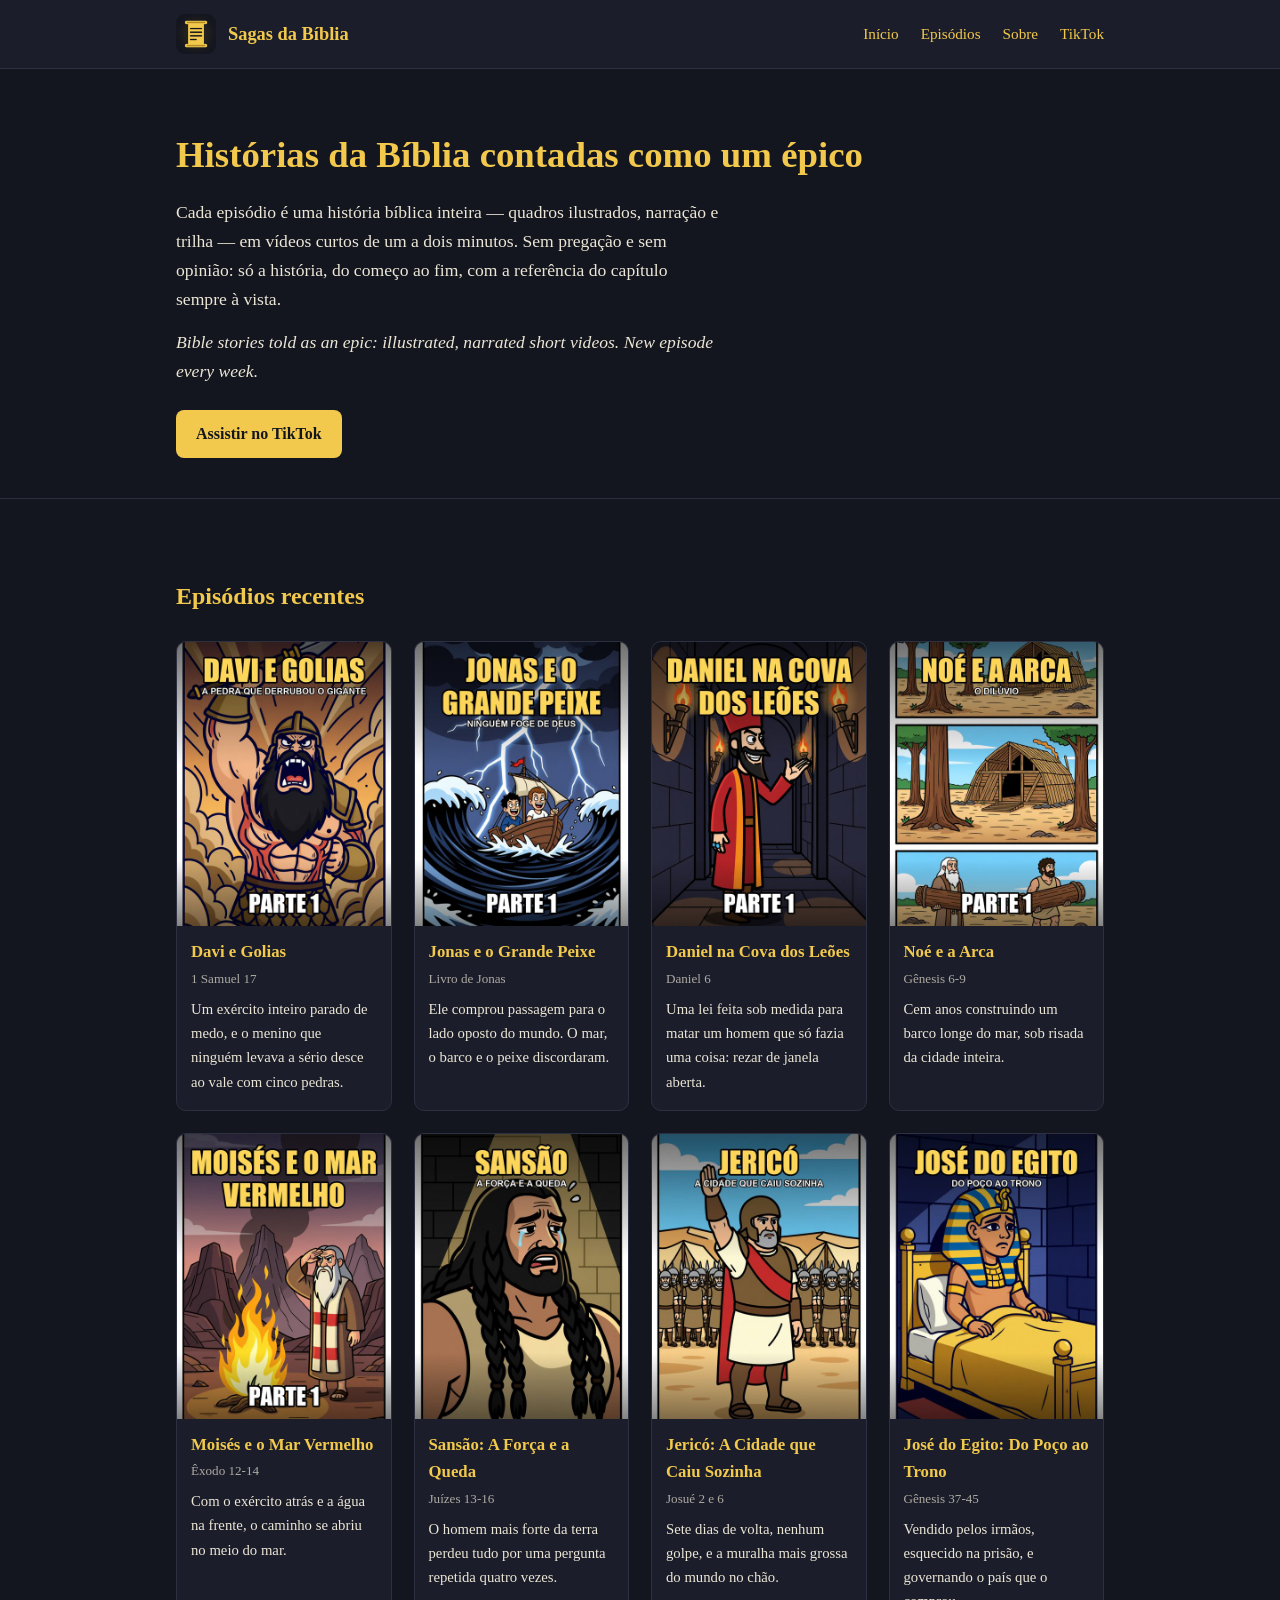
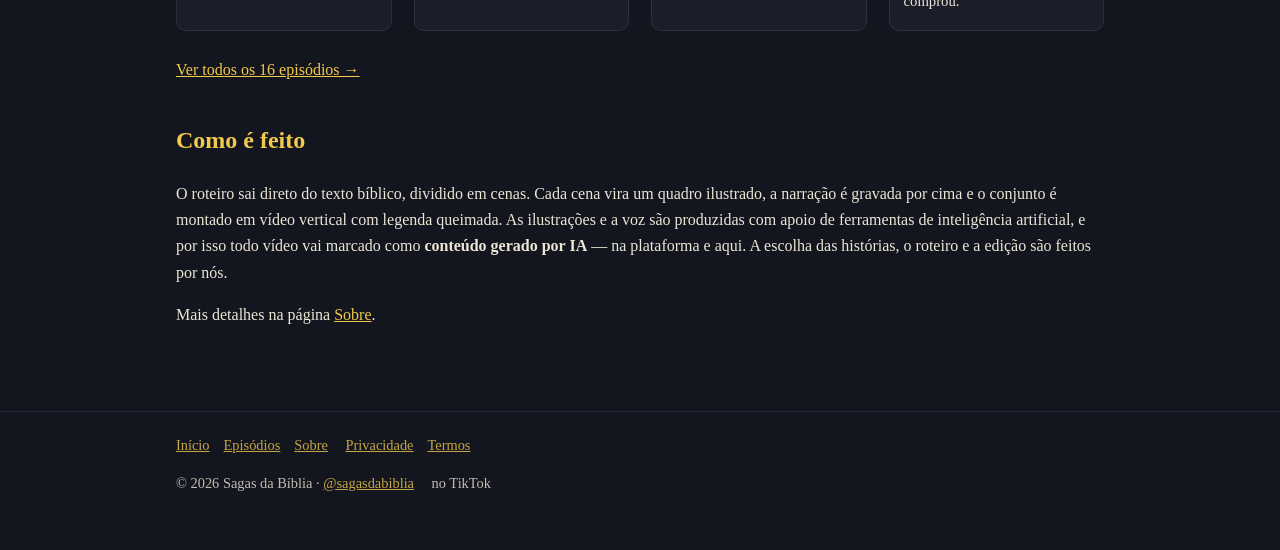
<file: index.html>
<!doctype html><html lang="pt-BR"><head><meta charset="utf-8">
<meta name="viewport" content="width=device-width,initial-scale=1">
<title>Sagas da Bíblia — histórias bíblicas contadas como um épico</title>
<meta name="description" content="Histórias da Bíblia em vídeos curtos ilustrados e narrados, publicados no TikTok @sagasdabiblia.">
<link rel="icon" href="favicon.ico" sizes="any">
<link rel="icon" type="image/png" href="icone.png">
<link rel="apple-touch-icon" href="icone-180.png">
<link rel="stylesheet" href="estilo.css"></head><body>
<header class="topo"><div class="env">
<img src="icone.png" alt="Sagas da Bíblia">
<a class="marca" href="index.html">Sagas da Bíblia</a>
<nav>
<a href="index.html">Início</a>
<a href="episodios.html">Episódios</a>
<a href="sobre.html">Sobre</a>
<a href="https://www.tiktok.com/@sagasdabiblia">TikTok</a>
</nav></div></header>
<section class="capa"><div class="env">
<h1>Histórias da Bíblia contadas como um épico</h1>
<p>Cada episódio é uma história bíblica inteira — quadros ilustrados, narração e trilha —
em vídeos curtos de um a dois minutos. Sem pregação e sem opinião: só a história, do começo ao fim,
com a referência do capítulo sempre à vista.</p>
<p><em>Bible stories told as an epic: illustrated, narrated short videos. New episode every week.</em></p>
<a class="botao" href="https://www.tiktok.com/@sagasdabiblia">Assistir no TikTok</a>
</div></section>
<main><div class="env">
<h2>Episódios recentes</h2>
<div class="grade">
<article class="card"><img src="imagens/davi.jpg" alt="Davi e Golias" loading="lazy"><div class="txt"><h3>Davi e Golias</h3><span class="ref">1 Samuel 17</span><p>Um exército inteiro parado de medo, e o menino que ninguém levava a sério desce ao vale com cinco pedras.</p></div></article>
<article class="card"><img src="imagens/jonas.jpg" alt="Jonas e o Grande Peixe" loading="lazy"><div class="txt"><h3>Jonas e o Grande Peixe</h3><span class="ref">Livro de Jonas</span><p>Ele comprou passagem para o lado oposto do mundo. O mar, o barco e o peixe discordaram.</p></div></article>
<article class="card"><img src="imagens/daniel.jpg" alt="Daniel na Cova dos Leões" loading="lazy"><div class="txt"><h3>Daniel na Cova dos Leões</h3><span class="ref">Daniel 6</span><p>Uma lei feita sob medida para matar um homem que só fazia uma coisa: rezar de janela aberta.</p></div></article>
<article class="card"><img src="imagens/noe.jpg" alt="Noé e a Arca" loading="lazy"><div class="txt"><h3>Noé e a Arca</h3><span class="ref">Gênesis 6-9</span><p>Cem anos construindo um barco longe do mar, sob risada da cidade inteira.</p></div></article>
<article class="card"><img src="imagens/moises.jpg" alt="Moisés e o Mar Vermelho" loading="lazy"><div class="txt"><h3>Moisés e o Mar Vermelho</h3><span class="ref">Êxodo 12-14</span><p>Com o exército atrás e a água na frente, o caminho se abriu no meio do mar.</p></div></article>
<article class="card"><img src="imagens/sansao.jpg" alt="Sansão: A Força e a Queda" loading="lazy"><div class="txt"><h3>Sansão: A Força e a Queda</h3><span class="ref">Juízes 13-16</span><p>O homem mais forte da terra perdeu tudo por uma pergunta repetida quatro vezes.</p></div></article>
<article class="card"><img src="imagens/jerico.jpg" alt="Jericó: A Cidade que Caiu Sozinha" loading="lazy"><div class="txt"><h3>Jericó: A Cidade que Caiu Sozinha</h3><span class="ref">Josué 2 e 6</span><p>Sete dias de volta, nenhum golpe, e a muralha mais grossa do mundo no chão.</p></div></article>
<article class="card"><img src="imagens/jose.jpg" alt="José do Egito: Do Poço ao Trono" loading="lazy"><div class="txt"><h3>José do Egito: Do Poço ao Trono</h3><span class="ref">Gênesis 37-45</span><p>Vendido pelos irmãos, esquecido na prisão, e governando o país que o comprou.</p></div></article>
</div>
<p style="margin-top:26px"><a href="episodios.html">Ver todos os 16 episódios →</a></p>

<h2>Como é feito</h2>
<p>O roteiro sai direto do texto bíblico, dividido em cenas. Cada cena vira um quadro ilustrado,
a narração é gravada por cima e o conjunto é montado em vídeo vertical com legenda queimada.
As ilustrações e a voz são produzidas com apoio de ferramentas de inteligência artificial, e por isso
todo vídeo vai marcado como <strong>conteúdo gerado por IA</strong> — na plataforma e aqui.
A escolha das histórias, o roteiro e a edição são feitos por nós.</p>
<p>Mais detalhes na página <a href="sobre.html">Sobre</a>.</p>
</div></main><footer><div class="env">
<a href="index.html">Início</a><a href="episodios.html">Episódios</a><a href="sobre.html">Sobre</a>
<a href="privacidade.html">Privacidade</a><a href="termos.html">Termos</a>
<p>© 2026 Sagas da Bíblia · <a href="https://www.tiktok.com/@sagasdabiblia">@sagasdabiblia</a> no TikTok</p>
</div></footer></body></html>
</file>
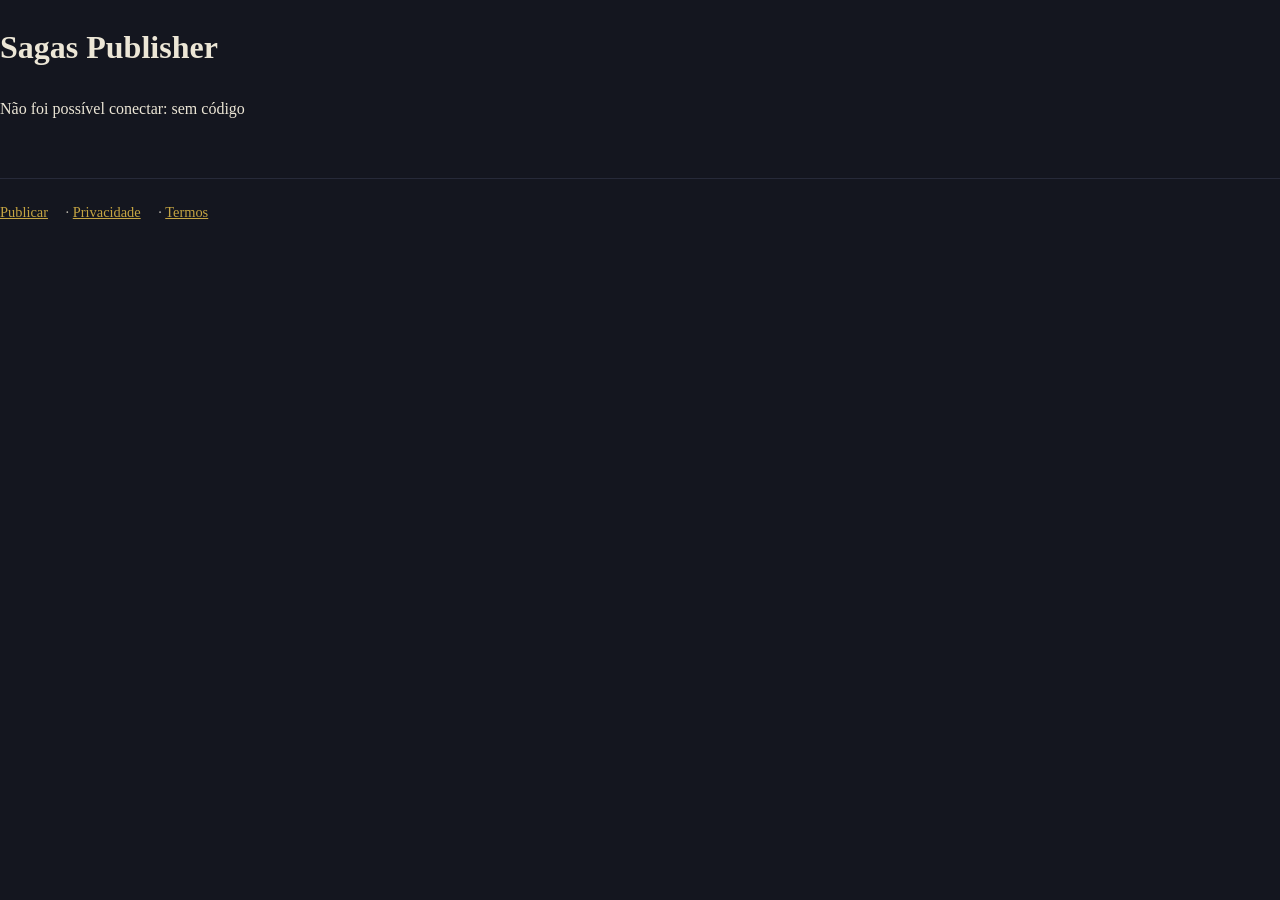
<file: callback.html>
<!doctype html>
<html lang="pt-BR">
<head>
<link rel="icon" href="favicon.ico" sizes="any">
<link rel="icon" type="image/png" href="icone.png">
<link rel="apple-touch-icon" href="icone-180.png">

<meta charset="utf-8">
<meta name="viewport" content="width=device-width,initial-scale=1">
<title>Sagas Publisher — conectando</title>
<link rel="stylesheet" href="estilo.css">
</head>
<body>
<h1>Sagas Publisher</h1>
<p id="msg">Conectando a sua conta...</p>
<footer><a href="publicar.html">Publicar</a> · <a href="privacidade.html">Privacidade</a> · <a href="termos.html">Termos</a></footer>
<script>
const p = new URLSearchParams(location.search);
const msg = document.getElementById("msg");
const st = sessionStorage.getItem("tt_state");
if (!p.get("code")) {
  msg.textContent = "Não foi possível conectar: " + (p.get("error_description") || p.get("error") || "sem código");
} else if (st && p.get("state") !== st) {
  msg.textContent = "Falha de segurança (state diferente). Tente conectar de novo.";
} else {
  fetch("http://127.0.0.1:8765/tiktok/conectar", {method: "POST", headers: {"Content-Type": "application/json"},
    body: JSON.stringify({code: p.get("code")})})
    .then(r => r.json().then(d => ({ok: r.ok, d})))
    .then(({ok, d}) => {
      if (ok) { msg.textContent = "Conta conectada! Abrindo o painel..."; setTimeout(() => location.href = "publicar.html", 1200); }
      else msg.textContent = "Erro ao conectar: " + (d.detail || "");
    })
    .catch(() => msg.textContent = "O Sagas Publisher (worker local) não está ligado neste computador.");
}
</script>
</body>
</html>
</file>
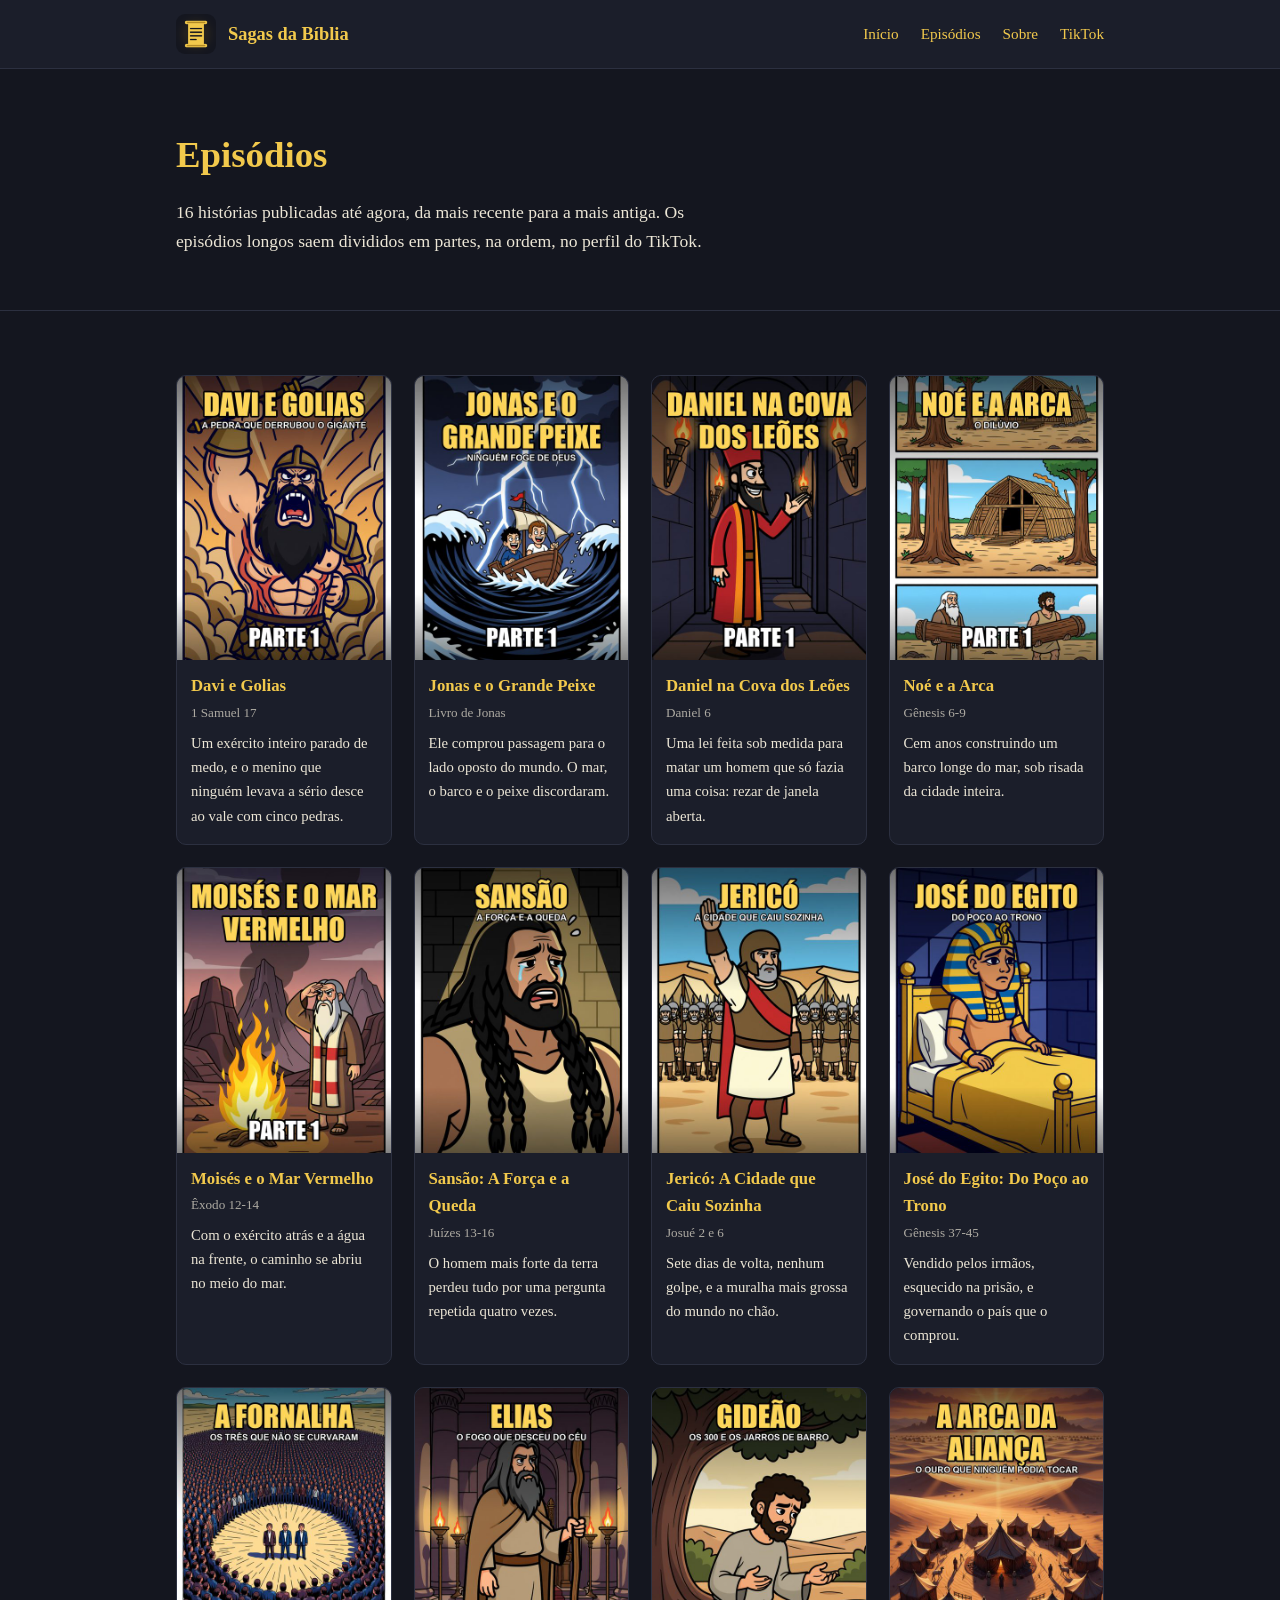
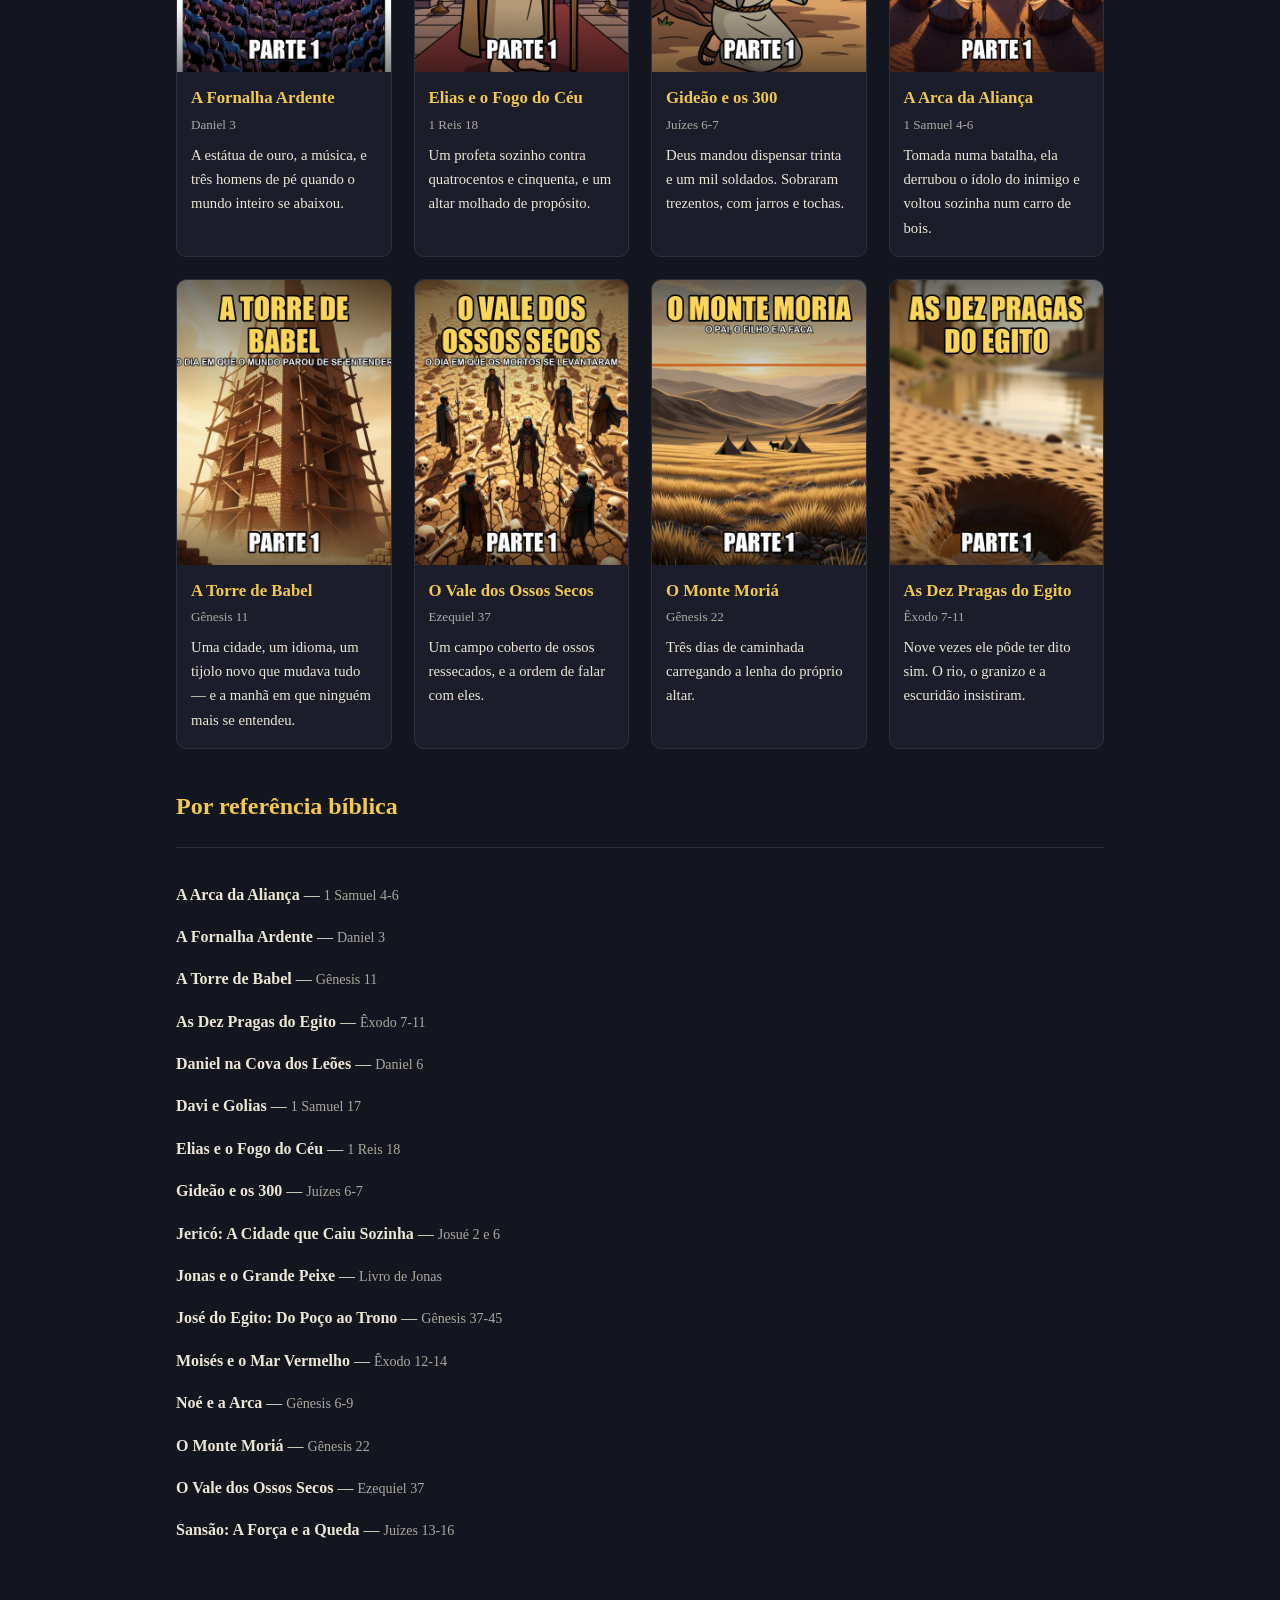
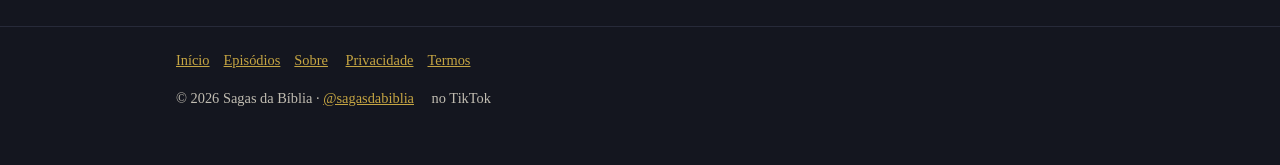
<file: episodios.html>
<!doctype html><html lang="pt-BR"><head><meta charset="utf-8">
<meta name="viewport" content="width=device-width,initial-scale=1">
<title>Episódios — Sagas da Bíblia</title>
<meta name="description" content="Os 16 episódios já publicados, com a referência bíblica de cada um.">
<link rel="icon" href="favicon.ico" sizes="any">
<link rel="icon" type="image/png" href="icone.png">
<link rel="apple-touch-icon" href="icone-180.png">
<link rel="stylesheet" href="estilo.css"></head><body>
<header class="topo"><div class="env">
<img src="icone.png" alt="Sagas da Bíblia">
<a class="marca" href="index.html">Sagas da Bíblia</a>
<nav>
<a href="index.html">Início</a>
<a href="episodios.html">Episódios</a>
<a href="sobre.html">Sobre</a>
<a href="https://www.tiktok.com/@sagasdabiblia">TikTok</a>
</nav></div></header>
<section class="capa"><div class="env">
<h1>Episódios</h1>
<p>16 histórias publicadas até agora, da mais recente para a mais antiga.
Os episódios longos saem divididos em partes, na ordem, no perfil do TikTok.</p>
</div></section>
<main><div class="env">
<div class="grade">
<article class="card"><img src="imagens/davi.jpg" alt="Davi e Golias" loading="lazy"><div class="txt"><h3>Davi e Golias</h3><span class="ref">1 Samuel 17</span><p>Um exército inteiro parado de medo, e o menino que ninguém levava a sério desce ao vale com cinco pedras.</p></div></article>
<article class="card"><img src="imagens/jonas.jpg" alt="Jonas e o Grande Peixe" loading="lazy"><div class="txt"><h3>Jonas e o Grande Peixe</h3><span class="ref">Livro de Jonas</span><p>Ele comprou passagem para o lado oposto do mundo. O mar, o barco e o peixe discordaram.</p></div></article>
<article class="card"><img src="imagens/daniel.jpg" alt="Daniel na Cova dos Leões" loading="lazy"><div class="txt"><h3>Daniel na Cova dos Leões</h3><span class="ref">Daniel 6</span><p>Uma lei feita sob medida para matar um homem que só fazia uma coisa: rezar de janela aberta.</p></div></article>
<article class="card"><img src="imagens/noe.jpg" alt="Noé e a Arca" loading="lazy"><div class="txt"><h3>Noé e a Arca</h3><span class="ref">Gênesis 6-9</span><p>Cem anos construindo um barco longe do mar, sob risada da cidade inteira.</p></div></article>
<article class="card"><img src="imagens/moises.jpg" alt="Moisés e o Mar Vermelho" loading="lazy"><div class="txt"><h3>Moisés e o Mar Vermelho</h3><span class="ref">Êxodo 12-14</span><p>Com o exército atrás e a água na frente, o caminho se abriu no meio do mar.</p></div></article>
<article class="card"><img src="imagens/sansao.jpg" alt="Sansão: A Força e a Queda" loading="lazy"><div class="txt"><h3>Sansão: A Força e a Queda</h3><span class="ref">Juízes 13-16</span><p>O homem mais forte da terra perdeu tudo por uma pergunta repetida quatro vezes.</p></div></article>
<article class="card"><img src="imagens/jerico.jpg" alt="Jericó: A Cidade que Caiu Sozinha" loading="lazy"><div class="txt"><h3>Jericó: A Cidade que Caiu Sozinha</h3><span class="ref">Josué 2 e 6</span><p>Sete dias de volta, nenhum golpe, e a muralha mais grossa do mundo no chão.</p></div></article>
<article class="card"><img src="imagens/jose.jpg" alt="José do Egito: Do Poço ao Trono" loading="lazy"><div class="txt"><h3>José do Egito: Do Poço ao Trono</h3><span class="ref">Gênesis 37-45</span><p>Vendido pelos irmãos, esquecido na prisão, e governando o país que o comprou.</p></div></article>
<article class="card"><img src="imagens/fornalha.jpg" alt="A Fornalha Ardente" loading="lazy"><div class="txt"><h3>A Fornalha Ardente</h3><span class="ref">Daniel 3</span><p>A estátua de ouro, a música, e três homens de pé quando o mundo inteiro se abaixou.</p></div></article>
<article class="card"><img src="imagens/elias.jpg" alt="Elias e o Fogo do Céu" loading="lazy"><div class="txt"><h3>Elias e o Fogo do Céu</h3><span class="ref">1 Reis 18</span><p>Um profeta sozinho contra quatrocentos e cinquenta, e um altar molhado de propósito.</p></div></article>
<article class="card"><img src="imagens/gideao.jpg" alt="Gideão e os 300" loading="lazy"><div class="txt"><h3>Gideão e os 300</h3><span class="ref">Juízes 6-7</span><p>Deus mandou dispensar trinta e um mil soldados. Sobraram trezentos, com jarros e tochas.</p></div></article>
<article class="card"><img src="imagens/arca.jpg" alt="A Arca da Aliança" loading="lazy"><div class="txt"><h3>A Arca da Aliança</h3><span class="ref">1 Samuel 4-6</span><p>Tomada numa batalha, ela derrubou o ídolo do inimigo e voltou sozinha num carro de bois.</p></div></article>
<article class="card"><img src="imagens/babel.jpg" alt="A Torre de Babel" loading="lazy"><div class="txt"><h3>A Torre de Babel</h3><span class="ref">Gênesis 11</span><p>Uma cidade, um idioma, um tijolo novo que mudava tudo — e a manhã em que ninguém mais se entendeu.</p></div></article>
<article class="card"><img src="imagens/ossos.jpg" alt="O Vale dos Ossos Secos" loading="lazy"><div class="txt"><h3>O Vale dos Ossos Secos</h3><span class="ref">Ezequiel 37</span><p>Um campo coberto de ossos ressecados, e a ordem de falar com eles.</p></div></article>
<article class="card"><img src="imagens/moria.jpg" alt="O Monte Moriá" loading="lazy"><div class="txt"><h3>O Monte Moriá</h3><span class="ref">Gênesis 22</span><p>Três dias de caminhada carregando a lenha do próprio altar.</p></div></article>
<article class="card"><img src="imagens/pragas.jpg" alt="As Dez Pragas do Egito" loading="lazy"><div class="txt"><h3>As Dez Pragas do Egito</h3><span class="ref">Êxodo 7-11</span><p>Nove vezes ele pôde ter dito sim. O rio, o granizo e a escuridão insistiram.</p></div></article>
</div>
<h2>Por referência bíblica</h2>
<div class="lista">
<p><strong>A Arca da Aliança</strong> — <span class="ref">1 Samuel 4-6</span></p>
<p><strong>A Fornalha Ardente</strong> — <span class="ref">Daniel 3</span></p>
<p><strong>A Torre de Babel</strong> — <span class="ref">Gênesis 11</span></p>
<p><strong>As Dez Pragas do Egito</strong> — <span class="ref">Êxodo 7-11</span></p>
<p><strong>Daniel na Cova dos Leões</strong> — <span class="ref">Daniel 6</span></p>
<p><strong>Davi e Golias</strong> — <span class="ref">1 Samuel 17</span></p>
<p><strong>Elias e o Fogo do Céu</strong> — <span class="ref">1 Reis 18</span></p>
<p><strong>Gideão e os 300</strong> — <span class="ref">Juízes 6-7</span></p>
<p><strong>Jericó: A Cidade que Caiu Sozinha</strong> — <span class="ref">Josué 2 e 6</span></p>
<p><strong>Jonas e o Grande Peixe</strong> — <span class="ref">Livro de Jonas</span></p>
<p><strong>José do Egito: Do Poço ao Trono</strong> — <span class="ref">Gênesis 37-45</span></p>
<p><strong>Moisés e o Mar Vermelho</strong> — <span class="ref">Êxodo 12-14</span></p>
<p><strong>Noé e a Arca</strong> — <span class="ref">Gênesis 6-9</span></p>
<p><strong>O Monte Moriá</strong> — <span class="ref">Gênesis 22</span></p>
<p><strong>O Vale dos Ossos Secos</strong> — <span class="ref">Ezequiel 37</span></p>
<p><strong>Sansão: A Força e a Queda</strong> — <span class="ref">Juízes 13-16</span></p>
</div></div></main><footer><div class="env">
<a href="index.html">Início</a><a href="episodios.html">Episódios</a><a href="sobre.html">Sobre</a>
<a href="privacidade.html">Privacidade</a><a href="termos.html">Termos</a>
<p>© 2026 Sagas da Bíblia · <a href="https://www.tiktok.com/@sagasdabiblia">@sagasdabiblia</a> no TikTok</p>
</div></footer></body></html>
</file>
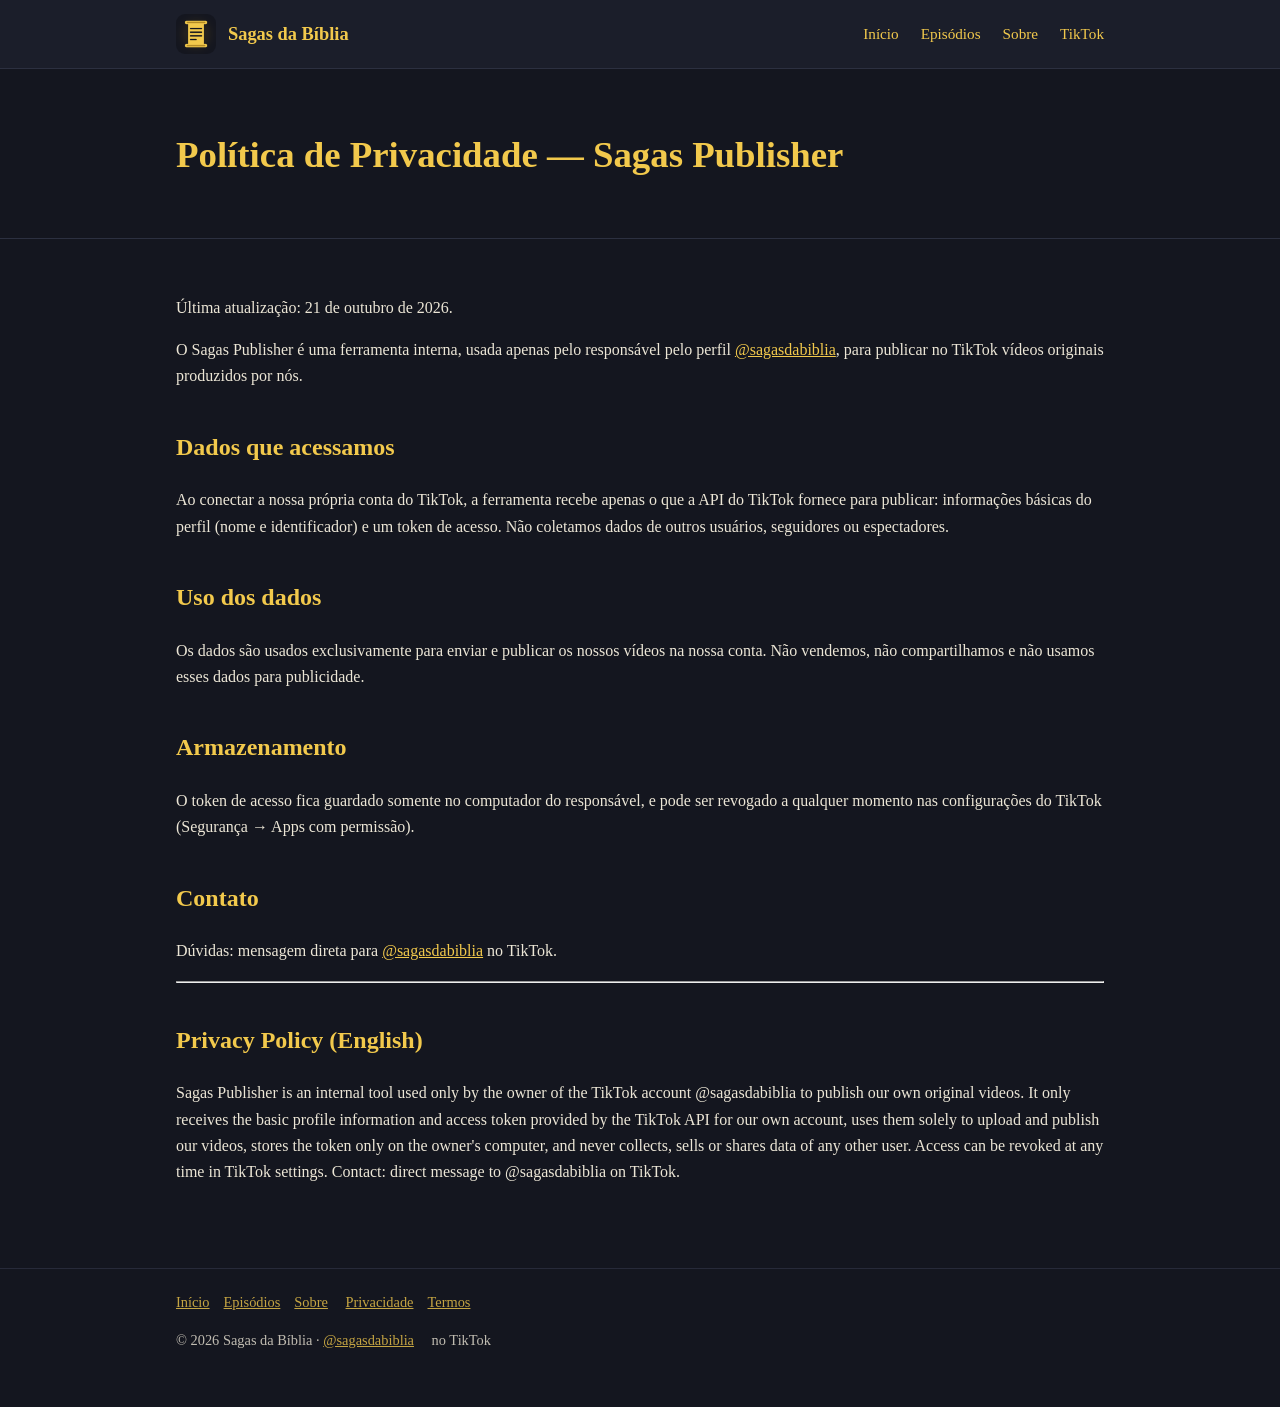
<file: privacidade.html>
<!doctype html><html lang="pt-BR"><head><meta charset="utf-8">
<meta name="viewport" content="width=device-width,initial-scale=1">
<title>Política de Privacidade — Sagas da Bíblia</title>
<meta name="description" content="Política de Privacidade — Sagas da Bíblia">
<link rel="icon" href="favicon.ico" sizes="any">
<link rel="icon" type="image/png" href="icone.png">
<link rel="apple-touch-icon" href="icone-180.png">
<link rel="stylesheet" href="estilo.css"></head><body>
<header class="topo"><div class="env">
<img src="icone.png" alt="Sagas da Bíblia">
<a class="marca" href="index.html">Sagas da Bíblia</a>
<nav>
<a href="index.html">Início</a>
<a href="episodios.html">Episódios</a>
<a href="sobre.html">Sobre</a>
<a href="https://www.tiktok.com/@sagasdabiblia">TikTok</a>
</nav></div></header>
<section class="capa"><div class="env"><h1>Política de Privacidade — Sagas Publisher</h1></div></section>
<main><div class="env">
<p>Última atualização: 21 de outubro de 2026.</p>
<p>O Sagas Publisher é uma ferramenta interna, usada apenas pelo responsável pelo perfil <a href="https://www.tiktok.com/@sagasdabiblia">@sagasdabiblia</a>, para publicar no TikTok vídeos originais produzidos por nós.</p>
<h2>Dados que acessamos</h2>
<p>Ao conectar a nossa própria conta do TikTok, a ferramenta recebe apenas o que a API do TikTok fornece para publicar: informações básicas do perfil (nome e identificador) e um token de acesso. Não coletamos dados de outros usuários, seguidores ou espectadores.</p>
<h2>Uso dos dados</h2>
<p>Os dados são usados exclusivamente para enviar e publicar os nossos vídeos na nossa conta. Não vendemos, não compartilhamos e não usamos esses dados para publicidade.</p>
<h2>Armazenamento</h2>
<p>O token de acesso fica guardado somente no computador do responsável, e pode ser revogado a qualquer momento nas configurações do TikTok (Segurança → Apps com permissão).</p>
<h2>Contato</h2>
<p>Dúvidas: mensagem direta para <a href="https://www.tiktok.com/@sagasdabiblia">@sagasdabiblia</a> no TikTok.</p>
<hr><h2>Privacy Policy (English)</h2>
<p>Sagas Publisher is an internal tool used only by the owner of the TikTok account @sagasdabiblia to publish our own original videos. It only receives the basic profile information and access token provided by the TikTok API for our own account, uses them solely to upload and publish our videos, stores the token only on the owner's computer, and never collects, sells or shares data of any other user. Access can be revoked at any time in TikTok settings. Contact: direct message to @sagasdabiblia on TikTok.</p></div></main><footer><div class="env">
<a href="index.html">Início</a><a href="episodios.html">Episódios</a><a href="sobre.html">Sobre</a>
<a href="privacidade.html">Privacidade</a><a href="termos.html">Termos</a>
<p>© 2026 Sagas da Bíblia · <a href="https://www.tiktok.com/@sagasdabiblia">@sagasdabiblia</a> no TikTok</p>
</div></footer></body></html>
</file>
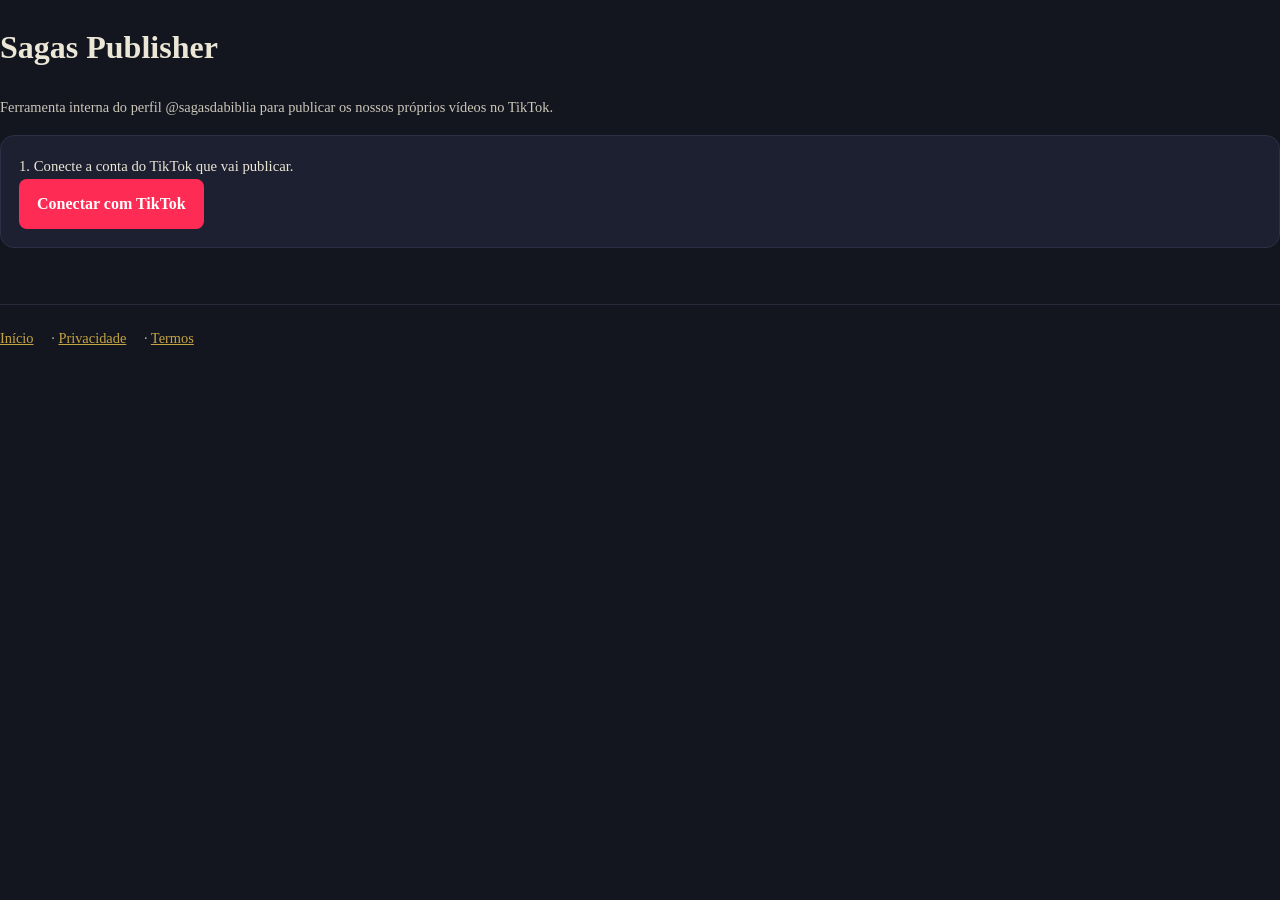
<file: publicar.html>
<!doctype html>
<html lang="pt-BR">
<head>
<link rel="icon" href="favicon.ico" sizes="any">
<link rel="icon" type="image/png" href="icone.png">
<link rel="apple-touch-icon" href="icone-180.png">

<meta charset="utf-8">
<meta name="viewport" content="width=device-width,initial-scale=1">
<title>Sagas Publisher</title>
<link rel="stylesheet" href="estilo.css">
<style>
  .card{background:#1d2030;border:1px solid #2c3046;border-radius:14px;padding:18px;margin:16px 0}
  label{display:block;margin:12px 0 6px;font-weight:bold}
  select,textarea{width:100%;box-sizing:border-box;background:#11131b;color:#ece6d6;border:1px solid #3a3f5c;border-radius:8px;padding:10px;font:inherit}
  textarea{min-height:110px}
  .linha{display:flex;align-items:center;gap:10px;margin:8px 0}
  .linha input{width:18px;height:18px}
  button{background:#fe2c55;color:#fff;border:0;border-radius:8px;padding:12px 18px;font:inherit;font-weight:bold;cursor:pointer}
  button.sec{background:#3a3f5c}
  button:disabled{opacity:.45;cursor:not-allowed}
  #perfil{display:flex;align-items:center;gap:12px}
  #perfil img{width:56px;height:56px;border-radius:50%}
  video{width:100%;max-height:420px;border-radius:10px;background:#000}
  .aviso{font-size:.9em;opacity:.85}
  #status{white-space:pre-wrap}
</style>
</head>
<body>
<h1>Sagas Publisher</h1>
<p class="aviso">Ferramenta interna do perfil @sagasdabiblia para publicar os nossos próprios vídeos no TikTok.</p>

<div class="card" id="conectar">
  <p>1. Conecte a conta do TikTok que vai publicar.</p>
  <button id="btnLogin">Conectar com TikTok</button>
</div>

<div class="card" id="painel" hidden>
  <div id="perfil"><img id="avatar" alt=""><div><strong id="nick"></strong><br><span id="user" class="aviso"></span></div></div>

  <label for="video">2. Vídeo</label>
  <select id="video"></select>
  <video id="previa" controls muted playsinline></video>

  <label for="legenda">Legenda</label>
  <textarea id="legenda" maxlength="2200"></textarea>

  <label for="priv">Quem pode ver este vídeo</label>
  <select id="priv"><option value="" selected disabled>Escolha a privacidade</option></select>

  <label>Permitir que os usuários</label>
  <div class="linha"><input type="checkbox" id="com"><span>Comentem</span></div>
  <div class="linha"><input type="checkbox" id="due"><span>Façam Dueto</span></div>
  <div class="linha"><input type="checkbox" id="cos"><span>Façam Costura (Stitch)</span></div>

  <label>Divulgação de conteúdo</label>
  <div class="linha"><input type="checkbox" id="comercial"><span>Este vídeo promove uma marca, produto ou serviço</span></div>
  <div id="comercialOps" hidden>
    <div class="linha"><input type="checkbox" id="marca"><span>A sua marca (será rotulado "Conteúdo promocional")</span></div>
    <div class="linha"><input type="checkbox" id="parceria"><span>Conteúdo de marca de terceiros (será rotulado "Parceria paga")</span></div>
  </div>
  <div class="linha"><input type="checkbox" id="ia" checked disabled><span>Conteúdo gerado por IA (sempre marcado nos nossos vídeos)</span></div>

  <p class="aviso" id="consent">Ao publicar, você concorda com a <a href="https://www.tiktok.com/legal/page/global/music-usage-confirmation/en" target="_blank">Confirmação de Uso de Música</a> do TikTok.</p>
  <p class="aviso">Depois de publicar, o processamento do vídeo pode levar alguns minutos até aparecer no perfil.</p>
  <button id="btnPost" disabled>Publicar no TikTok</button>
  <button id="btnDraft" class="sec" disabled>Enviar como rascunho</button>
  <p id="status"></p>
</div>

<footer><a href="index.html">Início</a> · <a href="privacidade.html">Privacidade</a> · <a href="termos.html">Termos</a></footer>

<script>
const WORKER = "http://127.0.0.1:8765";
const CLIENT_KEY = "sbawut5qci65iyjgx3";
const REDIRECT = "https://hallanlennonf.github.io/sagasdabiblia/callback.html";
const $ = id => document.getElementById(id);
let criador = null, videos = [];

$("btnLogin").onclick = () => {
  const st = Math.random().toString(36).slice(2);
  sessionStorage.setItem("tt_state", st);
  location.href = "https://www.tiktok.com/v2/auth/authorize/?" + new URLSearchParams({
    client_key: CLIENT_KEY, scope: "user.info.basic,video.upload,video.publish",
    response_type: "code", redirect_uri: REDIRECT, state: st});
};

async function carregar() {
  try {
    criador = await (await fetch(WORKER + "/tiktok/criador")).json();
    if (!criador.creator_username) throw new Error(criador.detail || "não conectado");
  } catch (e) { return; }
  $("conectar").hidden = true; $("painel").hidden = false;
  $("avatar").src = criador.creator_avatar_url || "";
  $("nick").textContent = criador.creator_nickname;
  $("user").textContent = "@" + criador.creator_username + " · vídeos de até " + Math.round(criador.max_video_post_duration_sec / 60) + " min";
  for (const p of criador.privacy_level_options) {
    const nomes = {PUBLIC_TO_EVERYONE: "Todos", MUTUAL_FOLLOW_FRIENDS: "Amigos", FOLLOWER_OF_CREATOR: "Seguidores", SELF_ONLY: "Somente eu"};
    $("priv").add(new Option(nomes[p] || p, p));
  }
  if (criador.comment_disabled) { $("com").disabled = true; }
  if (criador.duet_disabled) { $("due").disabled = true; }
  if (criador.stitch_disabled) { $("cos").disabled = true; }
  videos = await (await fetch(WORKER + "/tiktok/videos")).json();
  for (const v of videos) $("video").add(new Option(v.arquivo.replace(".mp4", ""), v.arquivo));
  escolher();
}

function escolher() {
  const v = videos.find(x => x.arquivo === $("video").value);
  if (!v) return;
  $("previa").src = WORKER + "/tiktok/previa/" + encodeURIComponent(v.arquivo);
  $("legenda").value = v.legenda;
  validar();
}

function validar() {
  const ok = $("priv").value && (!$("comercial").checked || $("marca").checked || $("parceria").checked);
  $("btnPost").disabled = !ok;
  $("btnDraft").disabled = !$("video").value;
  if ($("parceria").checked && $("priv").value === "SELF_ONLY") $("status").textContent = "Conteúdo de marca não pode ser privado.";
}

$("video").onchange = escolher;
for (const id of ["priv", "marca", "parceria"]) $(id).onchange = validar;
$("comercial").onchange = () => { $("comercialOps").hidden = !$("comercial").checked; validar(); };

async function enviar(rascunho) {
  $("btnPost").disabled = $("btnDraft").disabled = true;
  $("status").textContent = rascunho ? "Enviando para os rascunhos do TikTok..." : "Enviando e publicando no TikTok...";
  const r = await fetch(WORKER + "/tiktok/postar", {method: "POST", headers: {"Content-Type": "application/json"},
    body: JSON.stringify({arquivo: $("video").value, legenda: $("legenda").value, privacidade: $("priv").value || "SELF_ONLY",
      comentarios: $("com").checked, dueto: $("due").checked, costura: $("cos").checked,
      comercial_marca_propria: $("marca").checked, comercial_parceria: $("parceria").checked, rascunho})});
  const d = await r.json();
  $("status").textContent = r.ok ? "Pronto: " + (d.status || "") + (d.privacidade ? " (" + d.privacidade + ")" : "") : "Erro: " + (d.detail || r.status);
  validar();
}
$("btnPost").onclick = () => enviar(false);
$("btnDraft").onclick = () => enviar(true);
carregar();
</script>
</body>
</html>
</file>
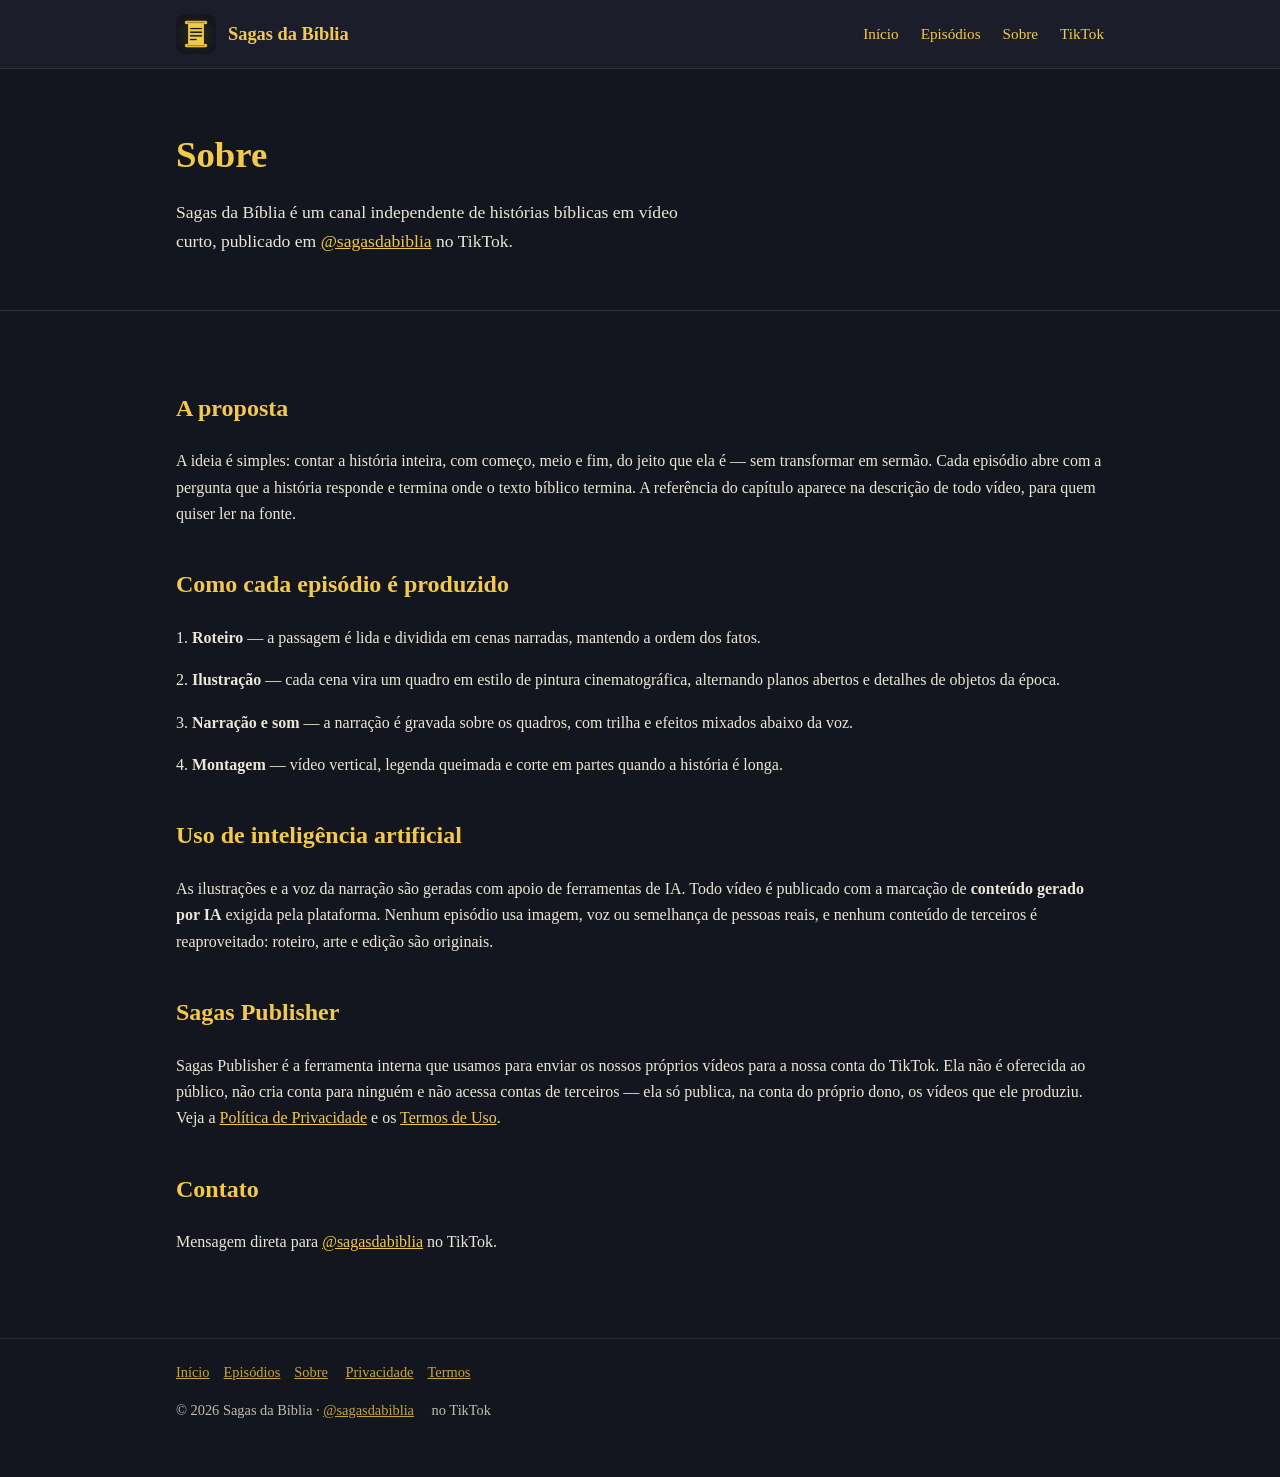
<file: sobre.html>
<!doctype html><html lang="pt-BR"><head><meta charset="utf-8">
<meta name="viewport" content="width=device-width,initial-scale=1">
<title>Sobre — Sagas da Bíblia</title>
<meta name="description" content="O que é o canal Sagas da Bíblia, como os episódios são produzidos e o aviso de uso de IA.">
<link rel="icon" href="favicon.ico" sizes="any">
<link rel="icon" type="image/png" href="icone.png">
<link rel="apple-touch-icon" href="icone-180.png">
<link rel="stylesheet" href="estilo.css"></head><body>
<header class="topo"><div class="env">
<img src="icone.png" alt="Sagas da Bíblia">
<a class="marca" href="index.html">Sagas da Bíblia</a>
<nav>
<a href="index.html">Início</a>
<a href="episodios.html">Episódios</a>
<a href="sobre.html">Sobre</a>
<a href="https://www.tiktok.com/@sagasdabiblia">TikTok</a>
</nav></div></header>
<section class="capa"><div class="env">
<h1>Sobre</h1>
<p>Sagas da Bíblia é um canal independente de histórias bíblicas em vídeo curto,
publicado em <a href="https://www.tiktok.com/@sagasdabiblia">@sagasdabiblia</a> no TikTok.</p>
</div></section>
<main><div class="env">
<h2>A proposta</h2>
<p>A ideia é simples: contar a história inteira, com começo, meio e fim, do jeito que ela é —
sem transformar em sermão. Cada episódio abre com a pergunta que a história responde e termina
onde o texto bíblico termina. A referência do capítulo aparece na descrição de todo vídeo,
para quem quiser ler na fonte.</p>

<h2>Como cada episódio é produzido</h2>
<p>1. <strong>Roteiro</strong> — a passagem é lida e dividida em cenas narradas, mantendo a ordem dos fatos.</p>
<p>2. <strong>Ilustração</strong> — cada cena vira um quadro em estilo de pintura cinematográfica,
alternando planos abertos e detalhes de objetos da época.</p>
<p>3. <strong>Narração e som</strong> — a narração é gravada sobre os quadros, com trilha e efeitos
mixados abaixo da voz.</p>
<p>4. <strong>Montagem</strong> — vídeo vertical, legenda queimada e corte em partes quando a história é longa.</p>

<h2>Uso de inteligência artificial</h2>
<p>As ilustrações e a voz da narração são geradas com apoio de ferramentas de IA. Todo vídeo é
publicado com a marcação de <strong>conteúdo gerado por IA</strong> exigida pela plataforma.
Nenhum episódio usa imagem, voz ou semelhança de pessoas reais, e nenhum conteúdo de terceiros
é reaproveitado: roteiro, arte e edição são originais.</p>

<h2>Sagas Publisher</h2>
<p>Sagas Publisher é a ferramenta interna que usamos para enviar os nossos próprios vídeos
para a nossa conta do TikTok. Ela não é oferecida ao público, não cria conta para ninguém e não
acessa contas de terceiros — ela só publica, na conta do próprio dono, os vídeos que ele produziu.
Veja a <a href="privacidade.html">Política de Privacidade</a> e os <a href="termos.html">Termos de Uso</a>.</p>

<h2>Contato</h2>
<p>Mensagem direta para <a href="https://www.tiktok.com/@sagasdabiblia">@sagasdabiblia</a> no TikTok.</p>
</div></main><footer><div class="env">
<a href="index.html">Início</a><a href="episodios.html">Episódios</a><a href="sobre.html">Sobre</a>
<a href="privacidade.html">Privacidade</a><a href="termos.html">Termos</a>
<p>© 2026 Sagas da Bíblia · <a href="https://www.tiktok.com/@sagasdabiblia">@sagasdabiblia</a> no TikTok</p>
</div></footer></body></html>
</file>
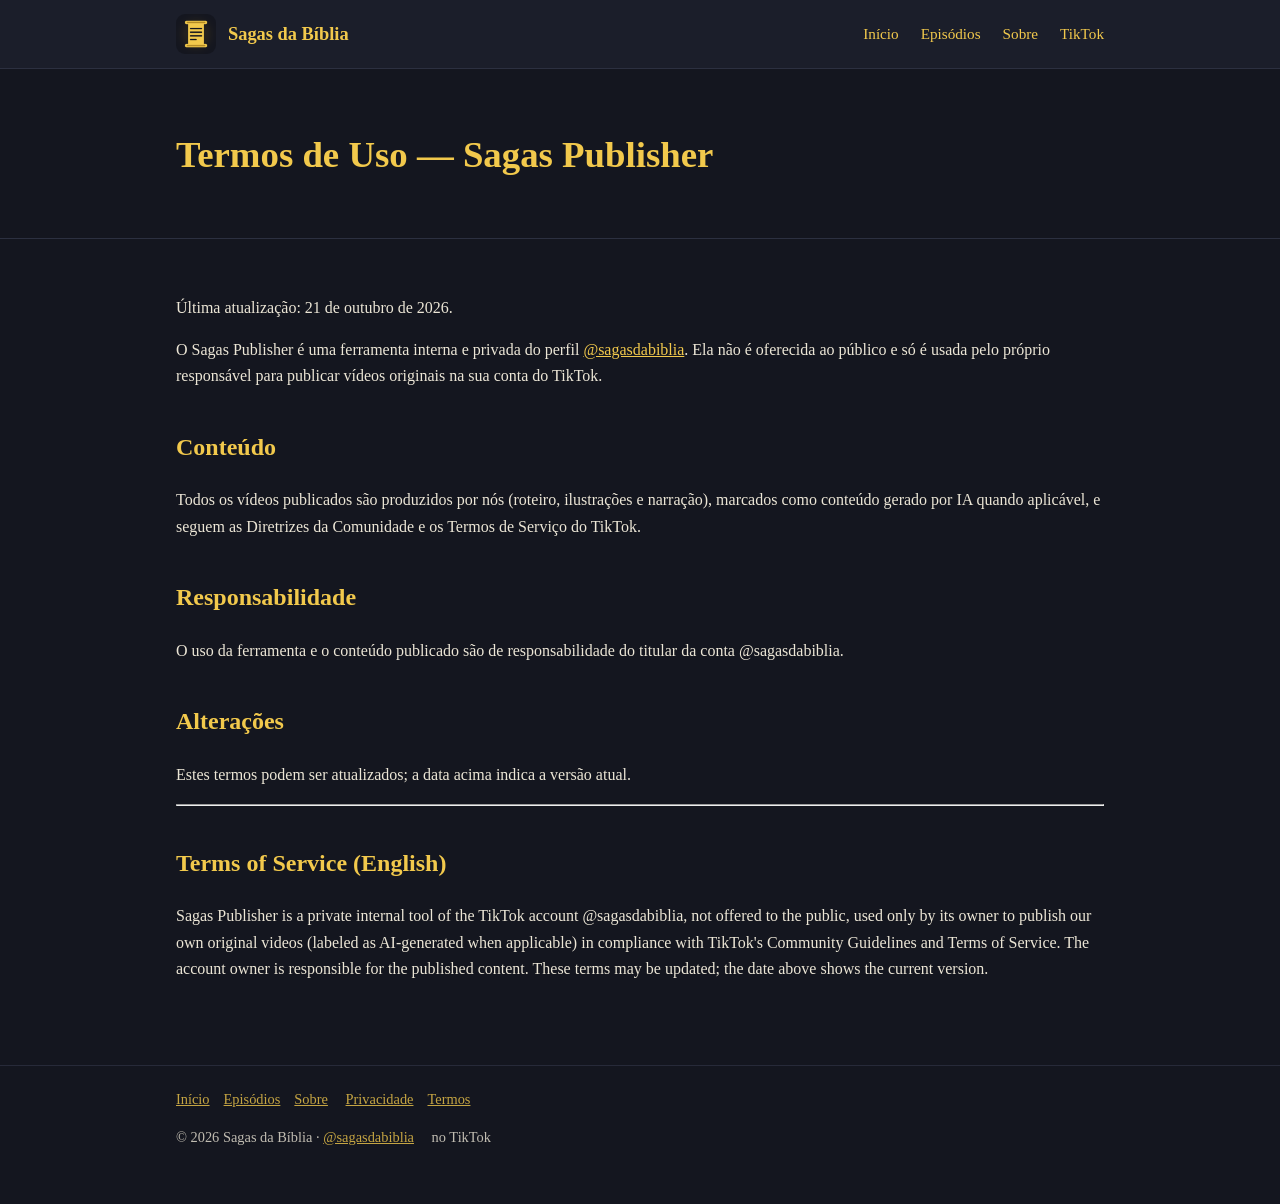
<file: termos.html>
<!doctype html><html lang="pt-BR"><head><meta charset="utf-8">
<meta name="viewport" content="width=device-width,initial-scale=1">
<title>Termos de Uso — Sagas da Bíblia</title>
<meta name="description" content="Termos de Uso — Sagas da Bíblia">
<link rel="icon" href="favicon.ico" sizes="any">
<link rel="icon" type="image/png" href="icone.png">
<link rel="apple-touch-icon" href="icone-180.png">
<link rel="stylesheet" href="estilo.css"></head><body>
<header class="topo"><div class="env">
<img src="icone.png" alt="Sagas da Bíblia">
<a class="marca" href="index.html">Sagas da Bíblia</a>
<nav>
<a href="index.html">Início</a>
<a href="episodios.html">Episódios</a>
<a href="sobre.html">Sobre</a>
<a href="https://www.tiktok.com/@sagasdabiblia">TikTok</a>
</nav></div></header>
<section class="capa"><div class="env"><h1>Termos de Uso — Sagas Publisher</h1></div></section>
<main><div class="env">
<p>Última atualização: 21 de outubro de 2026.</p>
<p>O Sagas Publisher é uma ferramenta interna e privada do perfil <a href="https://www.tiktok.com/@sagasdabiblia">@sagasdabiblia</a>. Ela não é oferecida ao público e só é usada pelo próprio responsável para publicar vídeos originais na sua conta do TikTok.</p>
<h2>Conteúdo</h2>
<p>Todos os vídeos publicados são produzidos por nós (roteiro, ilustrações e narração), marcados como conteúdo gerado por IA quando aplicável, e seguem as Diretrizes da Comunidade e os Termos de Serviço do TikTok.</p>
<h2>Responsabilidade</h2>
<p>O uso da ferramenta e o conteúdo publicado são de responsabilidade do titular da conta @sagasdabiblia.</p>
<h2>Alterações</h2>
<p>Estes termos podem ser atualizados; a data acima indica a versão atual.</p>
<hr><h2>Terms of Service (English)</h2>
<p>Sagas Publisher is a private internal tool of the TikTok account @sagasdabiblia, not offered to the public, used only by its owner to publish our own original videos (labeled as AI-generated when applicable) in compliance with TikTok's Community Guidelines and Terms of Service. The account owner is responsible for the published content. These terms may be updated; the date above shows the current version.</p></div></main><footer><div class="env">
<a href="index.html">Início</a><a href="episodios.html">Episódios</a><a href="sobre.html">Sobre</a>
<a href="privacidade.html">Privacidade</a><a href="termos.html">Termos</a>
<p>© 2026 Sagas da Bíblia · <a href="https://www.tiktok.com/@sagasdabiblia">@sagasdabiblia</a> no TikTok</p>
</div></footer></body></html>
</file>
<file: estilo.css>
:root{
  --fundo:#14161f; --fundo2:#1b1e2a; --texto:#ece6d6; --ouro:#f2c94c; --linha:#2c3040;
}
*{box-sizing:border-box}
body{
  font-family:Georgia,"Times New Roman",serif; margin:0; background:var(--fundo);
  color:var(--texto); line-height:1.65;
}
.env{max-width:960px;margin:0 auto;padding:0 16px}
a{color:var(--ouro)}

header.topo{border-bottom:1px solid var(--linha);background:var(--fundo2)}
header.topo .env{display:flex;align-items:center;gap:12px;flex-wrap:wrap;padding-top:14px;padding-bottom:14px}
header.topo img{width:40px;height:40px;border-radius:9px}
header.topo .marca{font-size:1.15rem;color:var(--ouro);font-weight:bold;text-decoration:none;margin-right:auto}
nav a{margin-left:18px;text-decoration:none;font-size:.95rem}
nav a:hover{text-decoration:underline}

.capa{padding:56px 0 40px;border-bottom:1px solid var(--linha)}
.capa h1{color:var(--ouro);font-size:2.3rem;margin:0 0 12px}
.capa p{font-size:1.1rem;max-width:62ch;margin:0 0 14px}
.botao{display:inline-block;margin-top:10px;background:var(--ouro);color:#14161f;
  padding:11px 20px;border-radius:8px;text-decoration:none;font-weight:bold}

main{padding:40px 0 10px}
h2{color:var(--ouro);margin-top:38px}
h3{margin-bottom:4px}

.grade{display:grid;grid-template-columns:repeat(auto-fill,minmax(210px,1fr));gap:22px;margin-top:24px}
.card{background:var(--fundo2);border:1px solid var(--linha);border-radius:10px;overflow:hidden}
.card img{width:100%;display:block;aspect-ratio:3/4;object-fit:cover}
.card .txt{padding:12px 14px 16px}
.card h3{color:var(--ouro);font-size:1.05rem;margin:0 0 2px}
.card .ref{font-size:.82rem;opacity:.7;display:block;margin-bottom:7px}
.card p{margin:0;font-size:.92rem}

.lista{border-top:1px solid var(--linha);padding-top:18px;margin-top:18px}
.lista .ref{opacity:.7;font-size:.88rem}

footer{margin-top:56px;border-top:1px solid var(--linha);padding:22px 0 40px;font-size:.9rem;opacity:.8}
footer a{margin-right:14px}
@media(max-width:520px){.capa h1{font-size:1.8rem}}
</file>
